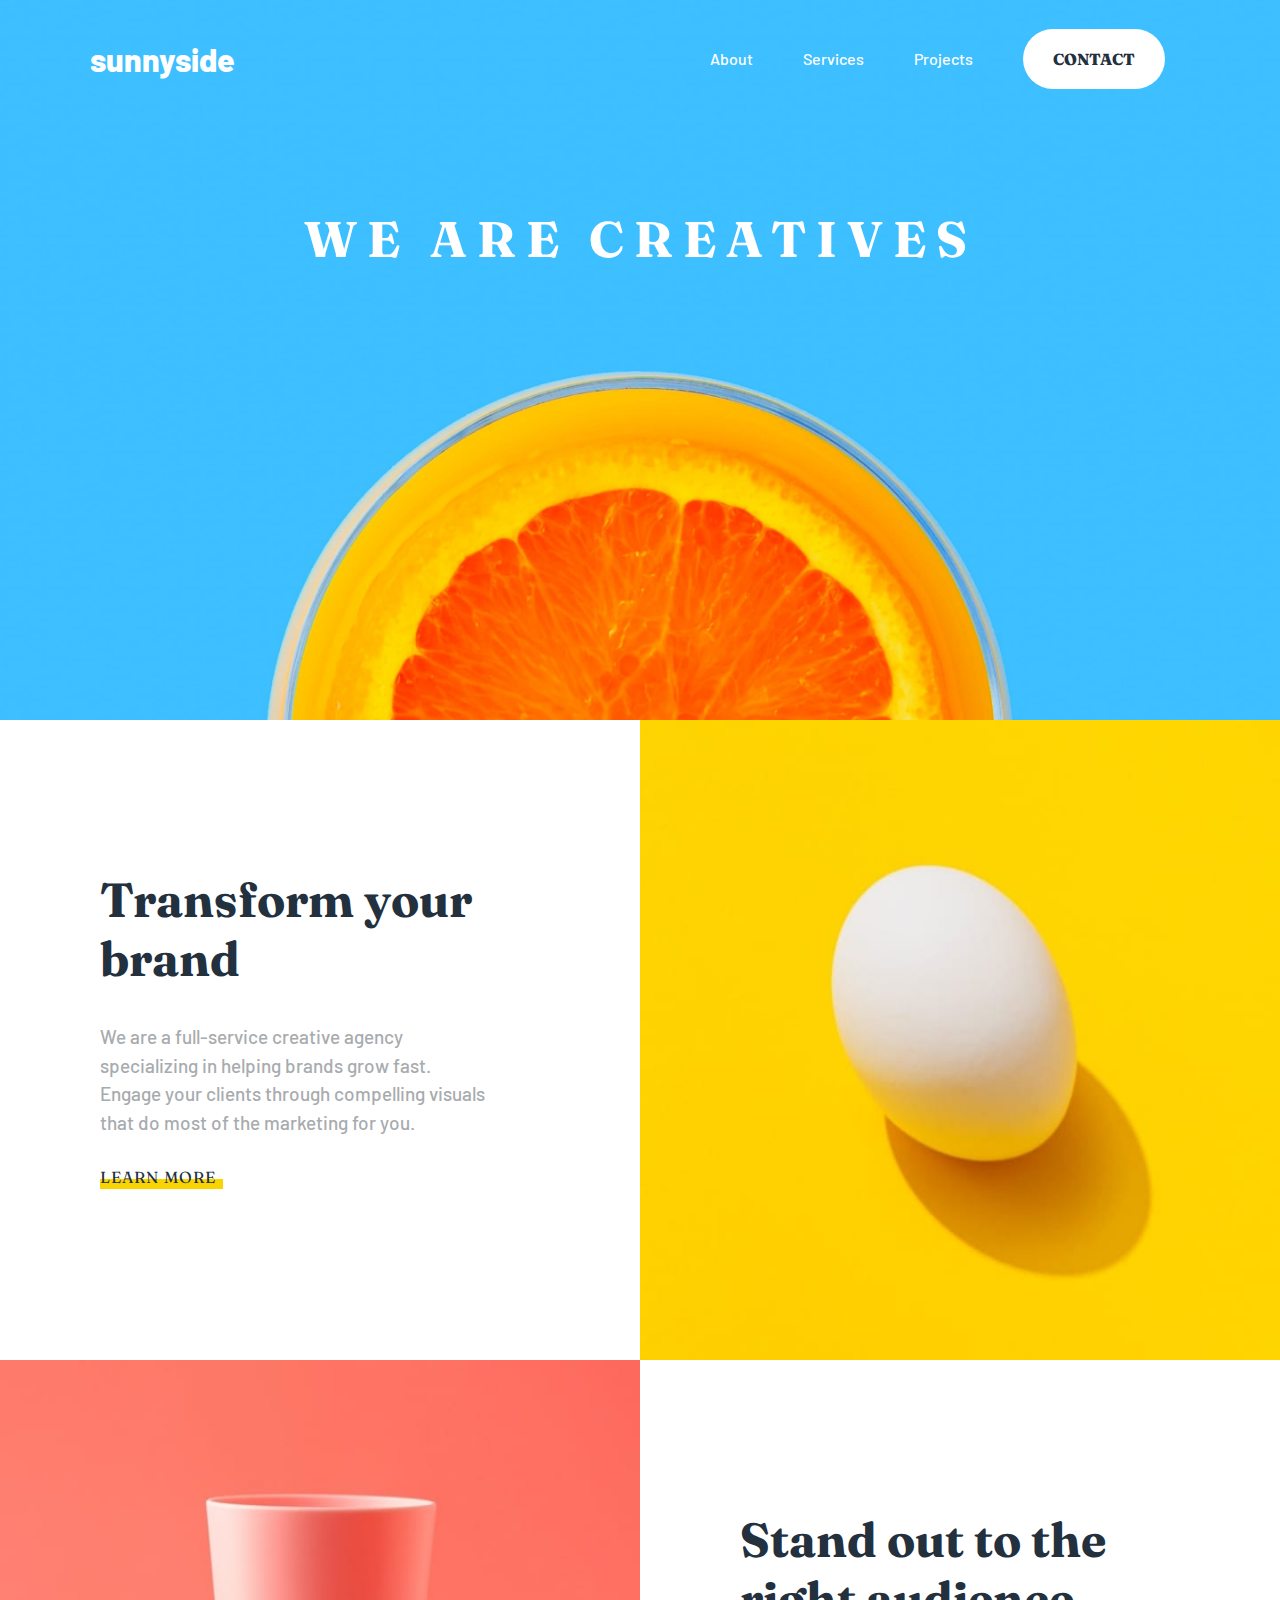
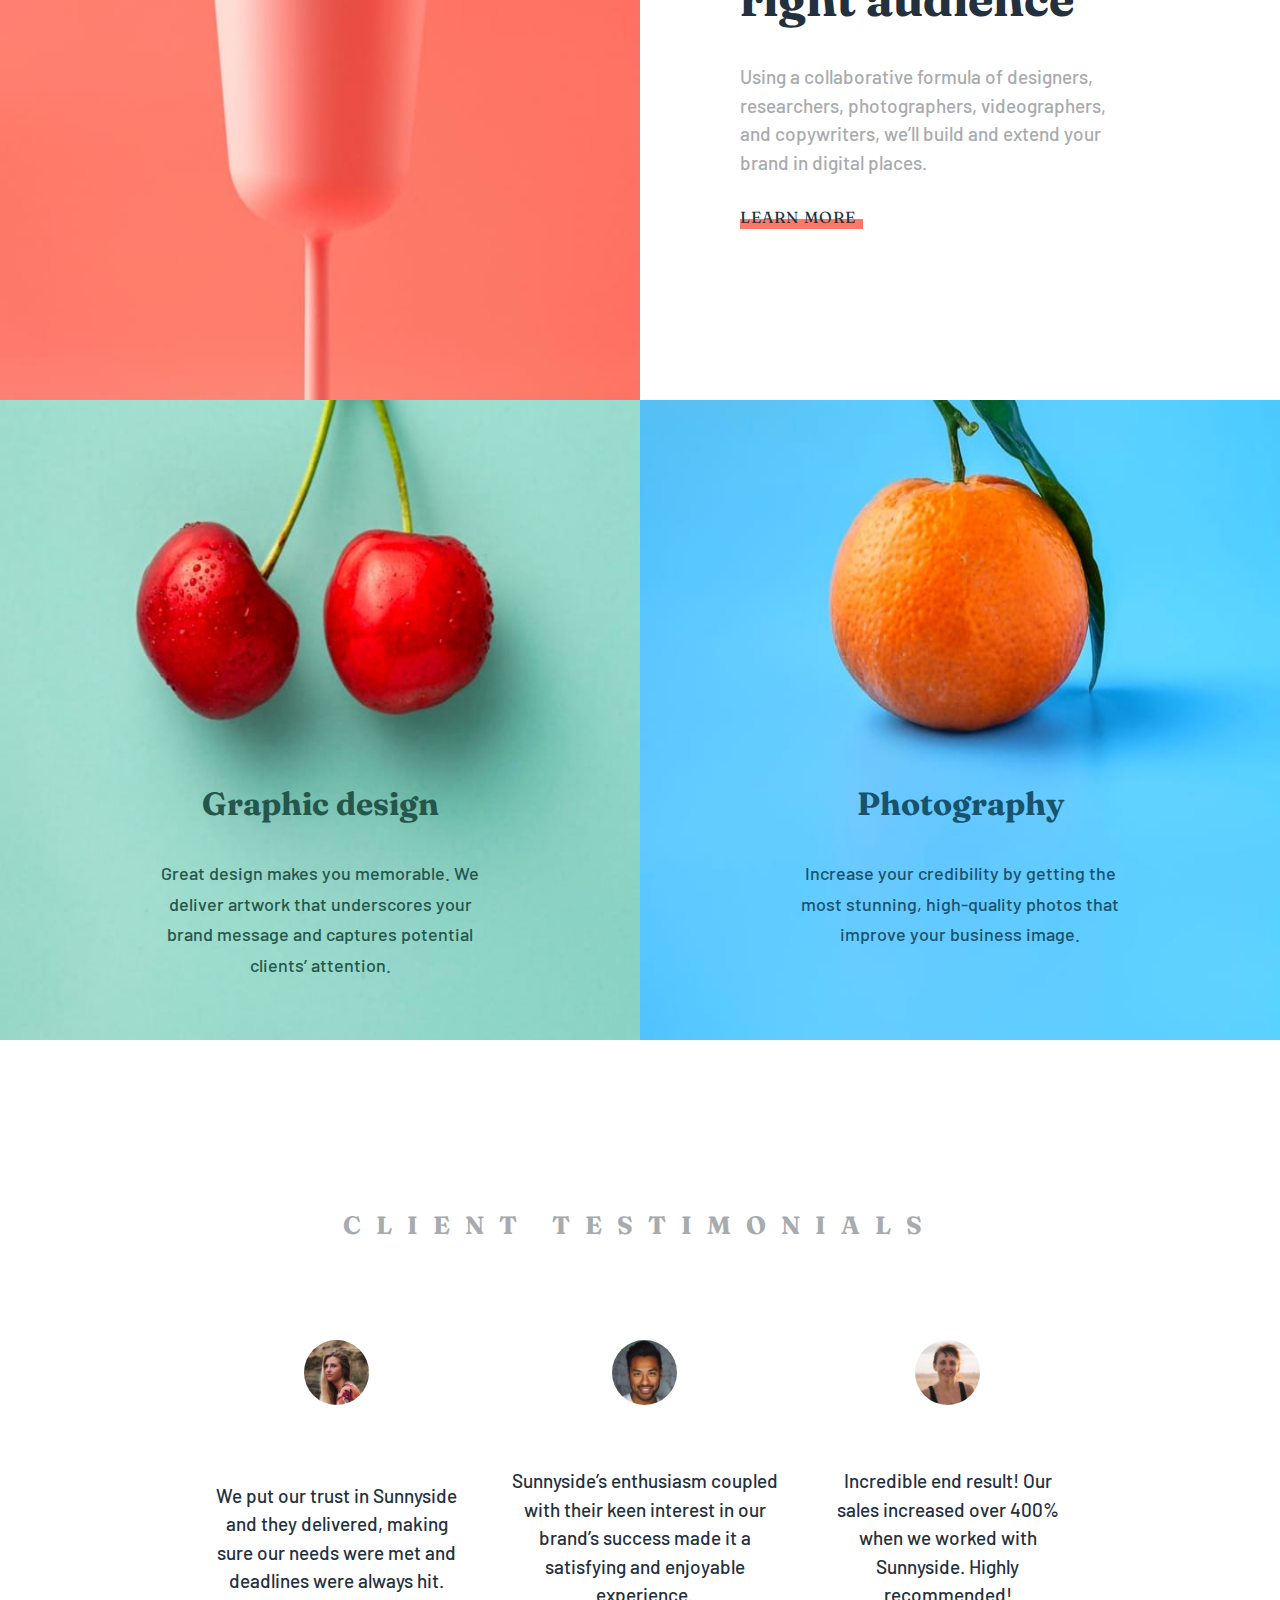
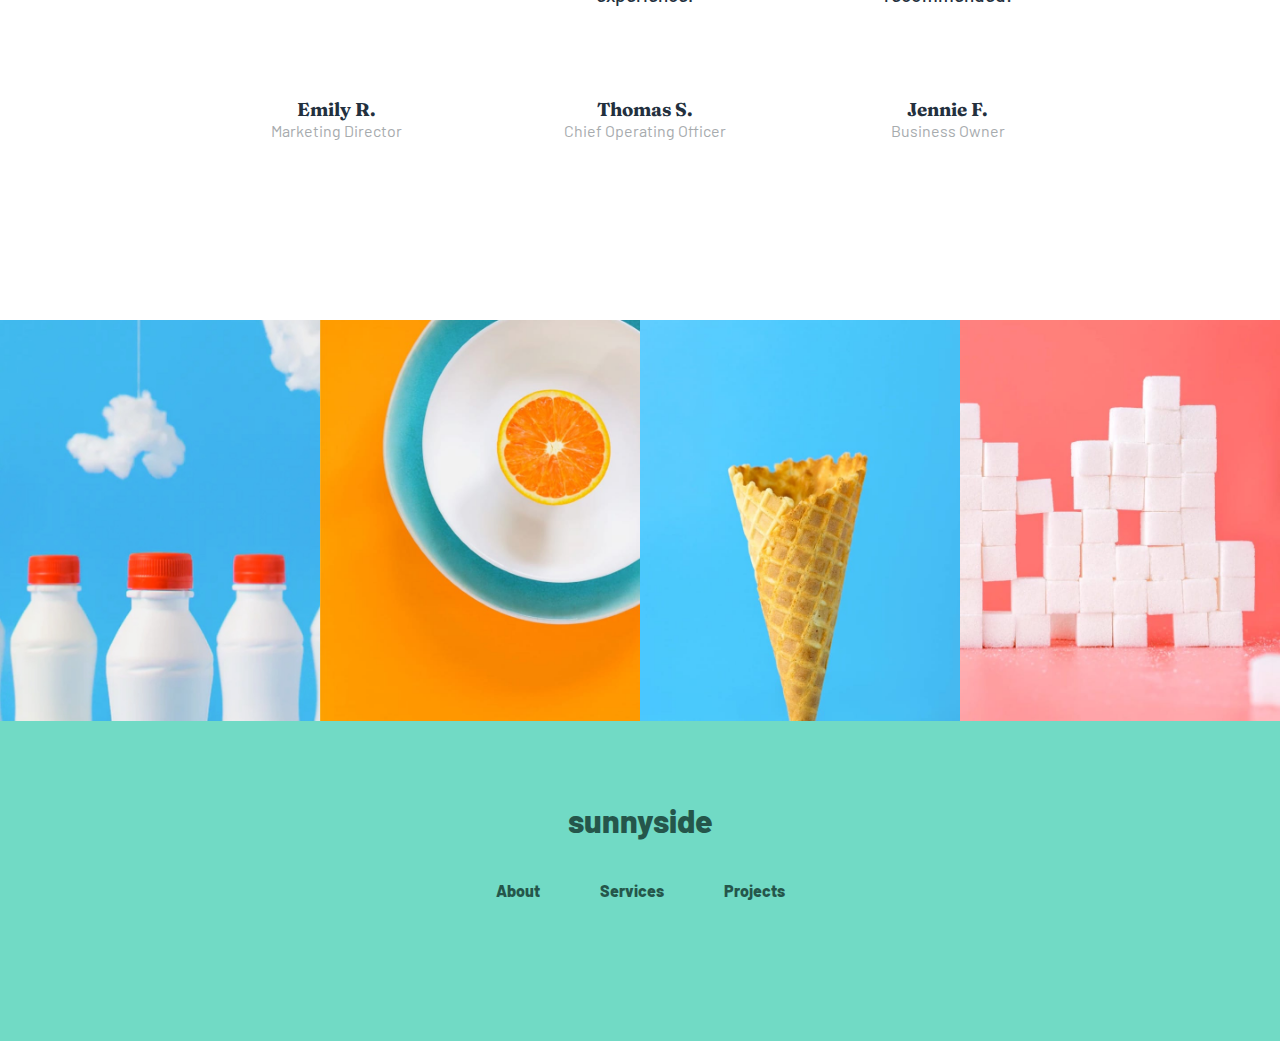
<file: sunnyside-agency-landing-page-main/index.html>
<!DOCTYPE html>
<html lang="en">
<head>
  <meta charset="UTF-8">
  <meta name="viewport" content="width=device-width, initial-scale=1.0"> <!-- displays site properly based on user's device -->
  <link rel="stylesheet" href="https://cdnjs.cloudflare.com/ajax/libs/font-awesome/5.15.3/css/all.min.css" integrity="sha512-iBBXm8fW90+nuLcSKlbmrPcLa0OT92xO1BIsZ+ywDWZCvqsWgccV3gFoRBv0z+8dLJgyAHIhR35VZc2oM/gI1w==" crossorigin="anonymous" referrerpolicy="no-referrer" />
  <link rel="preconnect" href="https://fonts.gstatic.com">
  <link rel="preconnect" href="https://fonts.gstatic.com">
  <link rel="preconnect" href="https://fonts.gstatic.com">
  <link rel="preconnect" href="https://fonts.gstatic.com">
  <link rel="preconnect" href="https://fonts.gstatic.com">
  <link href="https://fonts.googleapis.com/css2?family=Barlow:ital,wght@0,100;0,200;0,300;0,400;0,500;0,800;0,900;1,600&display=swap" rel="stylesheet">
<link rel="preconnect" href="https://fonts.gstatic.com">
<link href="https://fonts.googleapis.com/css2?family=Fraunces:wght@700;900&display=swap" rel="stylesheet">
  <link rel="stylesheet" href="style.css">
  <link rel="icon" type="image/png" sizes="32x32" href="./images/favicon-32x32.png">
  
  <title>Frontend Mentor | Sunnyside agency landing page</title>

  <!-- Feel free to remove these styles or customise in your own stylesheet 👍 -->
  
</head>
<body>

 
  <section class="header">
    <nav class="navigation">
      <div class="logo">
       sunnyside
      </div>
      <div class="nav-links">
        <ul>
          <li><a href="#">About</a></li>
          <li><a href="#">Services</a></li>
          <li><a href="#">Projects</a></li>
          <li class="contact"><a href="#">Contact</a></li>
        </ul>
      </div>
      <div class="icon-toggle">
        <i class="fas fa-bars icon" id="toggle active"></i>
      </div>
      
      
      <div class="navimo unactive"> 
        <ul class="mob-flex">
          <li><a href="#">About</a></li>
          <li><a href="#">Services</a></li>
          <li><a href="#">Projects</a></li>
          <li class="contact-mobile"><a href="#">Contact</a></li>
        </ul>
      </div>

    </nav>
    <h1 class="header-text">WE ARE CREATIVES</h1>
    <i class="fas fa-long-arrow-alt-down icon"></i>
  </section>

  <div class="flex">
    <section class="section-1 section-with-text lol">
      <h3 class="title">Transform your brand</h3>
      <p class="section-text">
        We are a full-service creative agency specializing in helping brands grow fast. 
        Engage your clients through compelling visuals that do most of the marketing for you.
      </p>
      <a href="" class="learn-more">Learn More<div class="filler"></div></a>
    </section>
    <section class="section-2 section-with-background-img">
      <img src="./images/desktop/image-transform.jpg" alt="">
    </section>
  </div>

  <div class="flex flex-reverse">
    <section class="section-2 section-with-background-img">
      <img src="./images/desktop/image-stand-out.jpg" alt="">
    </section>
    <section class="section-1 section-with-text">
      <h3 class="title">Stand out to the right audience</h3>
      <p class="section-text">
        Using a collaborative formula of designers, researchers, photographers, videographers, and copywriters, we’ll build and extend your brand in digital places.
      </p>
      <a href="" class="learn-more">Learn More<div class="filler colore"></div></a>
    </section>
    
  </div>

  <div class="image-container flex flex-reverse mobile-flex">
    <section class="section-2 section-with-background-img">
      <img src="./images/desktop/image-graphic-design.jpg" alt="">
      <div class="text-image">
        <h3 class="title diff color-berry">Graphic design</h3>
        <p class="diff-text color-berry">
          Great design makes you memorable. We deliver artwork that underscores your brand message and captures potential clients’ attention.
        </p>
      </div>
    </section>
   
    <section class="section-2 section-with-background-img">
      <img src="./images/desktop/image-photography.jpg" alt="">
      <div class="text-image">
        <h3 class="title diff color-orange">Photography</h3>
        <p class="diff-text color-orange">
          Increase your credibility by getting the most stunning, high-quality photos that improve your business image.
        </p>
      </div>
    </section>
    
    
  </div>

 

 
 
  <section class="section-7">
    <h3 class="client-title">CLIENT TESTIMONIALS</h3>
      <div class="profile-flex">
          <div class="profile card">
            <div>
              <img src="./images/image-emily.jpg" alt="" class="profile-picture">
            </div>
            
            <p class="profile-text">
              We put our trust in Sunnyside and they delivered, making sure our needs were met and deadlines were always hit.
            </p>
            <div class="profile-data">
              <h3>Emily R.</h3>
              <p>Marketing Director</p>
            </div>
          </div>
          <div class="profile card">
            <div>
              <img src="./images/image-thomas.jpg" alt="" class="profile-picture">
            </div>
            <p class="profile-text">
              Sunnyside’s enthusiasm coupled with their keen interest in our brand’s success made it a satisfying and enjoyable experience.
            </p>
            <div class="profile-data">
              <h3>Thomas S.</h3>
              <p>Chief Operating Officer</p>
            </div>
          </div>
          <div class="profile card">
            <div>
              <img src="./images/image-jennie.jpg" alt="" class="profile-picture">
            </div>
            
            <p class="profile-text">
              Incredible end result! Our sales increased over 400% when we worked with Sunnyside. Highly recommended!
            </p>
            <div class="profile-data">
              <h3>Jennie F.</h3>
              <p>Business Owner</p>
            </div>
          </div>
      </div>
  </section>
  <div class="section-24">
    
    <div class="images-section image-1">
      <img src="./images/desktop/image-gallery-milkbottles.jpg" alt="" class="section-8">
    </div>
    <div class="images-section image-2">
      <img src="./images/desktop/image-gallery-orange.jpg" alt="" class="section-9">
    </div>
    <div class="images-section image-3">
      <img src="./images/desktop/image-gallery-cone.jpg" alt="" class="section-10">
    </div>
    <div class="images-section image-4">
      <img src="./images/desktop/image-gallery-sugarcubes.jpg" alt="" class="section-11">
    </div>
    
   
    
    
  </div>
  
   <section class="section-12">
     <div class="footer-flex">
     <h3>sunnyside</h3>
     <div class="footer-links">
       <li><a href="#">About</a></li>
       <li><a href="#">Services</a></li>
       <li><a href="#">Projects</a></li>
     </div>
     <div class="soc-med">
      <i class="fab fa-facebook-square"></i>
      <i class="fab fa-instagram"></i>
      <i class="fab fa-twitter"></i>
     </div>
    </div>
   </section>
  
   <script src="script.js"></script>

  <!-- 
  
  

  
 

  
  

  

  
 
  

  
  

  About
  Services
  Projects
  Contact -->

  
</body>
</html>
</file>
<file: sunnyside-agency-landing-page-main/style.css>
:root {
  --Fraunces: 'Fraunces', serif;
  --Barlow: 'Barlow', sans-serif;
}

*,
*::before,
*::after {
  box-sizing: border-box;
  margin: 0;
  padding: 0;
  box-sizing: border-box;
}

/* 
  font-family: 'Fraunces', serif;
  font-family: 'Barlow', sans-serif;
*/

.icon-toggle {
  display: none;
}

.navimo {
  position: absolute;
  top: 14%;
  left: 15%;
  background-color: #fff;
  width: 70%;
  height: 43%;
  display: flex;
  justify-content: center;
}

.mob-flex {
  display: flex;
  flex-direction: column;
  justify-content: space-evenly;
}

.mob-flex li {
  list-style: none;
}

.mob-flex li a {
  font-family: var(--Barlow);
  font-weight: 600;
  color: hsl(210, 4%, 67%);
  text-decoration: none;
  padding: 20px 30px;
}

.contact-mobile a {
  color: hsl(212, 27%, 19%) !important;

  border-radius: 100px;
  background-color: yellow;
}

.unactive {
  visibility: hidden;
}

.header {
  background-color: red;
  height: 45rem;
  display: flex;
  flex-direction: column;
  justify-content: start;
  align-items: center;
  color: #fff;
  background-image: url(./images//desktop/image-header.jpg);
  background-position: center;
  background-repeat: no-repeat;
  background-size: 100% 100%;
  overflow: hidden;
  z-index: 80;
}

.navigation {
  display: flex;
  justify-content: space-between;
  width: 100%;
  align-items: center;
  padding: 40px 90px;
  font-family: var(--Barlow);
  margin-bottom: 90px;
  z-index: 80;
}

.nav-links ul {
  display: flex;
  flex-direction: row;
}

.nav-links ul li {
  list-style: none;
  text-decoration: none;
  padding: 0 25px;
}

.nav-links ul li a {
  text-decoration: none;
  color: #fff;
  font-weight: 500;
}

.nav-links ul li a:hover {
  color: hsl(194, 72%, 69%);
  transition: 0.2s ease-out;
}

.contact a {
  color: hsl(212, 27%, 19%) !important;
  background-color: #fff;
  padding: 20px 30px;
  border-radius: 100px;
  text-transform: uppercase;
  font-weight: 800 !important;
  font-family: var(--Fraunces);
}

.contact a:hover {
  background-color: hsl(194, 72%, 69%);
  color: #fff !important;
  transition: 0.2s ease-out;
}

.logo {
  font-size: 32px;
  font-weight: 800;
}

.logo:hover {
  cursor: pointer;
}

.header-text {
  font-size: 50px;
  letter-spacing: 10px;
  font-family: var(--Fraunces);
  margin-bottom: 80px;
  text-align: center;
}

.icon {
  font-size: 50px;
}

.flex {
  display: flex;
  flex-direction: row;
  background-color: #fff;
  overflow: hidden;

  height: 40rem;
  width: 100%;
}

.flex img {
  width: 100%;
  height: 100%;
  background-color: blue;
}

.section-1 {
  display: flex;
  flex-direction: column;
  align-items: flex-start;
  padding: 150px 150px 150px 100px;
  text-align: start;
  z-index: 80;
  width: 50%;
}

.section-2 {
  width: 50%;
}

.title {
  font-family: var(--Fraunces);
  font-size: 3em;
  width: 100%;

  color: hsl(212, 27%, 19%);
  margin-bottom: 35px;
}

.section-text {
  font-size: 19px;
  line-height: 1.5em;
  margin-bottom: 30px;
  font-family: var(--Barlow);
  color: hsl(210, 4%, 67%);
  font-weight: 500;
}

.section-1 a {
  font-family: var(--Fraunces);
  list-style: none;
  text-decoration: none;
  letter-spacing: 1px;
  font-size: 900;
  text-transform: uppercase;
  color: hsl(212, 27%, 19%);
  z-index: 80;
  position: relative;
}

.filler {
  background-color: hsl(51, 100%, 49%);
  height: 10px;
  width: 106%;
  margin-top: -8px;
}

.colore {
  background-color: hsl(7, 99%, 70%);
}

.image-container {
  position: relative;
}

.text-image {
  z-index: 100;
  position: absolute;
  top: 24rem;
  display: flex;
  flex-direction: column;
  justify-content: center;
  text-align: center;
}

.color-berry {
  color: hsl(167, 40%, 24%);
}

.color-orange {
  color: hsl(198, 62%, 26%);
}

.diff {
  font-size: 2rem;
}

.diff-text {
  text-align: center;
  padding: 0 160px;
  font-size: 18px;
  font-family: var(--Barlow);
  font-weight: 500;
  line-height: 1.7;
}

.section-with-background-img {
  position: relative;
}

.section-7 {
  display: flex;
  flex-direction: column;
  align-items: center;
  height: 55rem;
  padding: 0 190px;
}

.profile-flex {
  display: flex;
}

.client-title {
  margin-top: 170px;
  font-family: var(--Fraunces);
  font-size: 25px;
  letter-spacing: 15px;
  color: hsl(210, 4%, 67%);
  margin-bottom: 100px;
}

.profile img {
  border-radius: 50%;
  height: 65px;
}

.card {
  height: 25rem;
  display: flex;
  flex-direction: column;
  align-items: center;
  padding: 0 20px;
  justify-content: space-between;
  text-align: center;
}

.profile-text {
  font-size: 19px;
  line-height: 1.5em;
  margin-bottom: 30px;
  font-family: var(--Barlow);
  color: hsl(212, 27%, 19%);
  font-weight: 500;
}

.profile-data h3 {
  font-family: var(--Fraunces);
  color: hsl(212, 27%, 19%);
}

.profile-data p {
  color: hsl(210, 4%, 67%);
  font-family: var(--Barlow);
}

.section-24 {
  display: flex;
  width: 100%;
  background-color: red;
}

.section-24 img {
  width: 100%;
  height: 100%;
}

.section-12 {
  background-color: hsl(168, 59%, 65%);
  height: 20rem;
  display: flex;
  align-items: center;
  flex-direction: column;
  color: hsl(167, 40%, 24%);
  justify-content: center;
}

.section-12 h3 {
  font-family: var(--Barlow);
  font-size: 32px;
  font-weight: 800;
}

.footer-flex {
  display: flex;
  flex-direction: column;
  justify-content: space-between;
  height: 10rem;
  align-items: center;
}

.footer-links {
  display: flex;
}

.footer-links li {
  list-style: none;
}

.footer-links li a {
  text-decoration: none;
  color: hsl(167, 40%, 24%);
  font-family: var(--Barlow);
  font-size: 16px;
  font-weight: 800;
  padding: 0 30px;
}

.soc-med i {
  padding: 0 20px;
}

@media (max-width: 1044px) {
  .section-1 {
    padding: 80px 50px 150px 80px;
    overflow: hidden;
  }

  .diff-text {
    text-align: center;
    padding: 0 70px;
    font-size: 18px;
    font-family: var(--Barlow);
    font-weight: 500;
    line-height: 1.7;
  }
}

@media (max-width: 414px) {
  .client-title {
    margin-top: 100px;
  }

  .nav-links {
    display: none;
  }

  .icon {
    display: initial;
  }

  .header {
    height: 39rem;

    background-size: 230% 100%;
  }

  .navigation {
    margin-bottom: 20px;
    padding: 30px 30px;
  }

  .flex {
    display: flex;
    flex-direction: column-reverse;
    background-color: #fff;
    overflow: hidden;

    height: 53rem;
    width: 100%;
  }

  .flex-reverse {
    flex-direction: column;
  }

  .title {
    font-family: var(--Fraunces);
    font-size: 2em;
    width: 100%;
    color: hsl(212, 27%, 19%);
    margin-bottom: 35px;
  }

  .icon {
    font-size: 25px;
  }

  .header-text {
    font-size: 40px;
    letter-spacing: 5px;
    font-family: var(--Fraunces);
    margin-bottom: 80px;
    text-align: center;
  }

  .section-1 {
    width: 100%;

    display: flex;
    flex-direction: column;
    align-items: center;
    padding: 100px 50px 100px 50px;
    text-align: center;
    z-index: 80;
  }

  .section-2 {
    width: 100%;
  }

  .mobile-flex {
    height: 83.7rem;
  }

  .text-image {
    top: 25rem;
  }

  .color-berry {
    color: hsl(167, 40%, 24%);
  }

  .mobile-flex img {
    height: 100%;
    width: 50rem;
    margin-left: -180px;
  }

  .client-title {
    margin-top: 60px;

    font-size: 15px;
    letter-spacing: 4px;

    margin-bottom: 60px;
    justify-content: center;
    display: flex;
    width: 19rem;
  }

  .card {
    height: 25rem;
    display: flex;
    flex-direction: column;
    align-items: center;
    padding: 0 20px;
    justify-content: flex-start;
    text-align: center;
  }

  .section-7 {
    height: 80rem;
  }

  .profile-flex {
    flex-direction: column;
  }

  .profile img {
    margin-bottom: 3rem;
  }

  .profile-text {
    font-size: 19px;
    line-height: 1.5em;
    margin-bottom: 10px;
    font-family: var(--Barlow);
    color: hsl(212, 27%, 19%);
    font-weight: 500;
    width: 330px;
  }

  .section-24 {
    display: grid;
    grid-template-columns: repeat(2, 1fr);
    grid-template-rows: repeat(2, 1fr);
  }

  .icon-toggle {
    display: block;
  }
}
</file>
